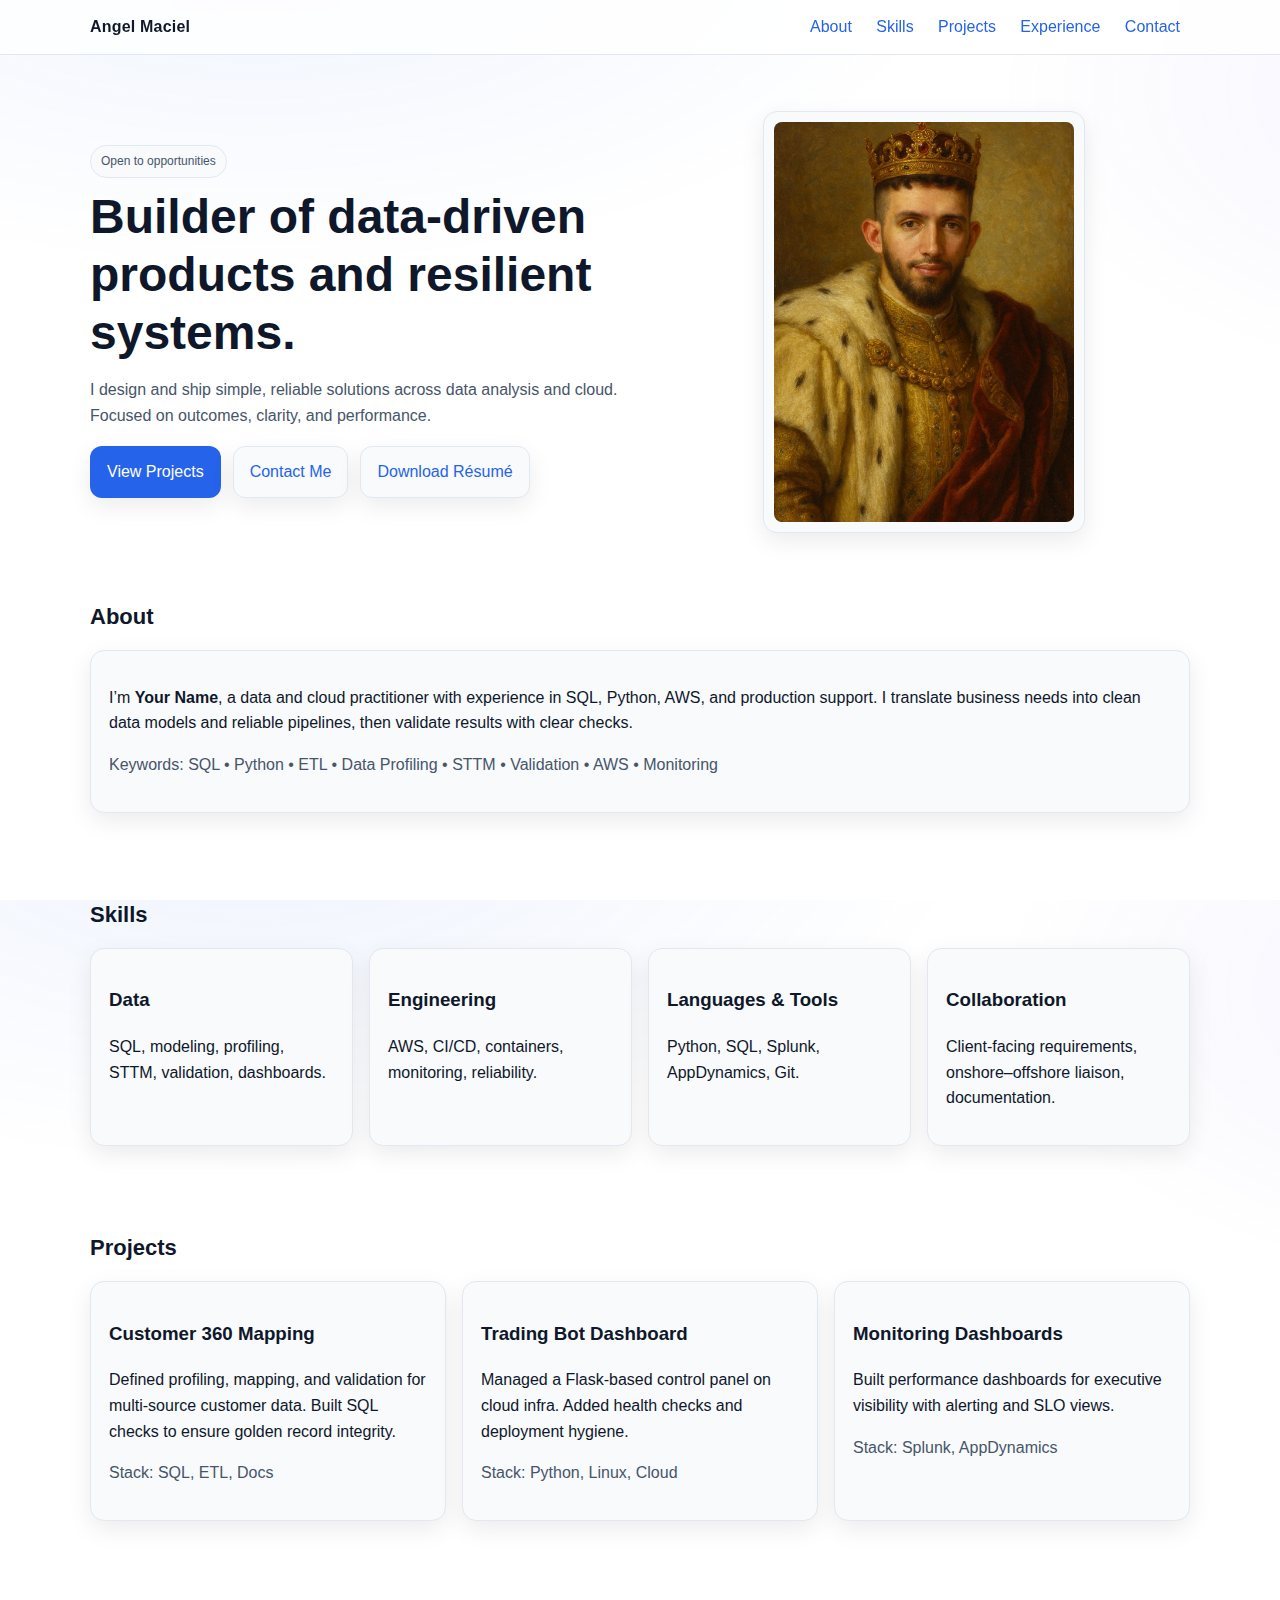
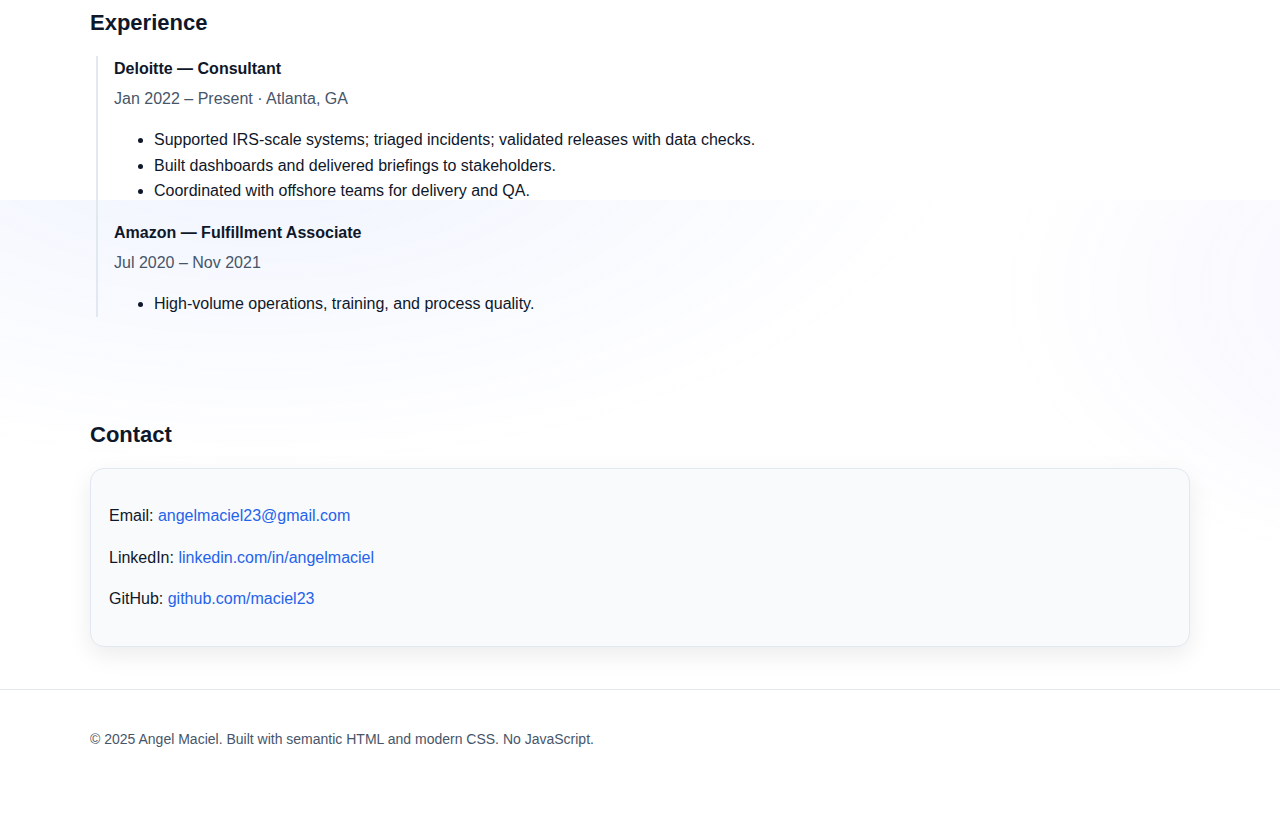
<file: Index.html>
<!DOCTYPE html>
<html lang="en">
    <link rel="stylesheet" href="styles.css" />
  <head>
    <meta charset="utf-8" />
    <meta name="viewport" content="width=device-width, initial-scale=1" />
    <meta
      name="description"
      content="Portfolio website for Angel Maciel. Skills, projects, experience, and contact info."
    />
    <meta property="og:title" content="Angel Maciel — Portfolio" />
    <meta
      property="og:description"
      content="Skills • Projects • Experience • Contact"
    />
    <meta name="color-scheme" content="light dark" />
    <title>Angel Maciel — Portfolio</title>
    <style>
     
    </style>
  </head>
  <body>
    <a class="skip-link" href="#main">Skip to content</a>
    <header>
      <div class="container nav" role="navigation" aria-label="Primary">
        <div class="brand">Angel Maciel</div>
        <nav>
          <a href="#about">About</a>
          <a href="#skills">Skills</a>
          <a href="#projects">Projects</a>
          <a href="#experience">Experience</a>
          <a href="#contact">Contact</a>
        </nav>
      </div>
    </header>

    <main id="main" class="container" tabindex="-1">
      <!-- ======= Hero ======= -->
      <section class="hero" aria-label="Intro">
        <div>
          <span class="tag">Open to opportunities</span>
          <h1 class="title">
            Builder of data-driven products and resilient systems.
          </h1>
          <p class="subtitle">
            I design and ship simple, reliable solutions across data analysis
            and cloud. Focused on outcomes, clarity, and performance.
          </p>
          <div class="cta-row">
            <a class="btn primary" href="#projects">View Projects</a>
            <a class="btn" href="#contact">Contact Me</a>
            <!-- Replace with your resume PDF -->
            <a class="btn" href="resume.pdf" download>Download Résumé</a>
          </div>
        </div>
        <aside class="headshot" aria-label="Profile image placeholder">
          <img src="/assets/images/my-king-photo.jpeg" alt="Portrait of Angel Maciel" />

        </aside>
      </section>

      <!-- ======= About ======= -->
      <section id="about" aria-labelledby="about-title">
        <h2 class="section-title" id="about-title">About</h2>
        <div class="card">
          <p>
            I’m <strong>Your Name</strong>, a data and cloud practitioner with
            experience in SQL, Python, AWS, and production support. I translate
            business needs into clean data models and reliable pipelines, then
            validate results with clear checks.
          </p>
          <p class="muted">
            Keywords: SQL • Python • ETL • Data Profiling • STTM • Validation •
            AWS • Monitoring
          </p>
        </div>
      </section>

      <!-- ======= Skills ======= -->
      <section id="skills" aria-labelledby="skills-title">
        <h2 class="section-title" id="skills-title">Skills</h2>
        <div class="grid cards">
          <article class="card">
            <h3>Data</h3>
            <p>SQL, modeling, profiling, STTM, validation, dashboards.</p>
          </article>
          <article class="card">
            <h3>Engineering</h3>
            <p>AWS, CI/CD, containers, monitoring, reliability.</p>
          </article>
          <article class="card">
            <h3>Languages & Tools</h3>
            <p>Python, SQL, Splunk, AppDynamics, Git.</p>
          </article>
          <article class="card">
            <h3>Collaboration</h3>
            <p>
              Client-facing requirements, onshore–offshore liaison,
              documentation.
            </p>
          </article>
        </div>
      </section>

      <!-- ======= Projects ======= -->
      <section id="projects" aria-labelledby="projects-title">
        <h2 class="section-title" id="projects-title">Projects</h2>
        <div class="grid cards">
          <article class="card">
            <h3>Customer 360 Mapping</h3>
            <p>
              Defined profiling, mapping, and validation for multi-source
              customer data. Built SQL checks to ensure golden record integrity.
            </p>
            <p class="muted">Stack: SQL, ETL, Docs</p>
          </article>
          <article class="card">
            <h3>Trading Bot Dashboard</h3>
            <p>
              Managed a Flask-based control panel on cloud infra. Added health
              checks and deployment hygiene.
            </p>
            <p class="muted">Stack: Python, Linux, Cloud</p>
          </article>
          <article class="card">
            <h3>Monitoring Dashboards</h3>
            <p>
              Built performance dashboards for executive visibility with
              alerting and SLO views.
            </p>
            <p class="muted">Stack: Splunk, AppDynamics</p>
          </article>
        </div>
      </section>

      <!-- ======= Experience ======= -->
      <section id="experience" aria-labelledby="exp-title">
        <h2 class="section-title" id="exp-title">Experience</h2>
        <div class="timeline">
          <div class="item">
            <h4>Deloitte — Consultant</h4>
            <div class="muted">Jan 2022 – Present · Atlanta, GA</div>
            <ul>
              <li>
                Supported IRS-scale systems; triaged incidents; validated
                releases with data checks.
              </li>
              <li>Built dashboards and delivered briefings to stakeholders.</li>
              <li>Coordinated with offshore teams for delivery and QA.</li>
            </ul>
          </div>
          <div class="item">
            <h4>Amazon — Fulfillment Associate</h4>
            <div class="muted">Jul 2020 – Nov 2021</div>
            <ul>
              <li>High-volume operations, training, and process quality.</li>
            </ul>
          </div>
        </div>
      </section>

      <!-- ======= Contact ======= -->
      <section id="contact" aria-labelledby="contact-title">
        <h2 class="section-title" id="contact-title">Contact</h2>
        <div class="card">
          <p>Email: <a href="mailto:you@email.com">angelmaciel23@gmail.com</a></p>
          <p>
            LinkedIn:
            <a href="https://www.linkedin.com/in/angelmaciel/"
              >linkedin.com/in/angelmaciel</a
            >
          </p>
          <p>
            GitHub:
            <a href="https://github.com/maciel23">github.com/maciel23</a>
          </p>
        </div>
      </section>
    </main>

    <footer>
      <div class="container">
        <p>
          © <span id="year">2025</span> Angel Maciel. Built with semantic HTML and
          modern CSS. No JavaScript.
        </p>
      </div>
    </footer>
  </body>
</html>
</file>
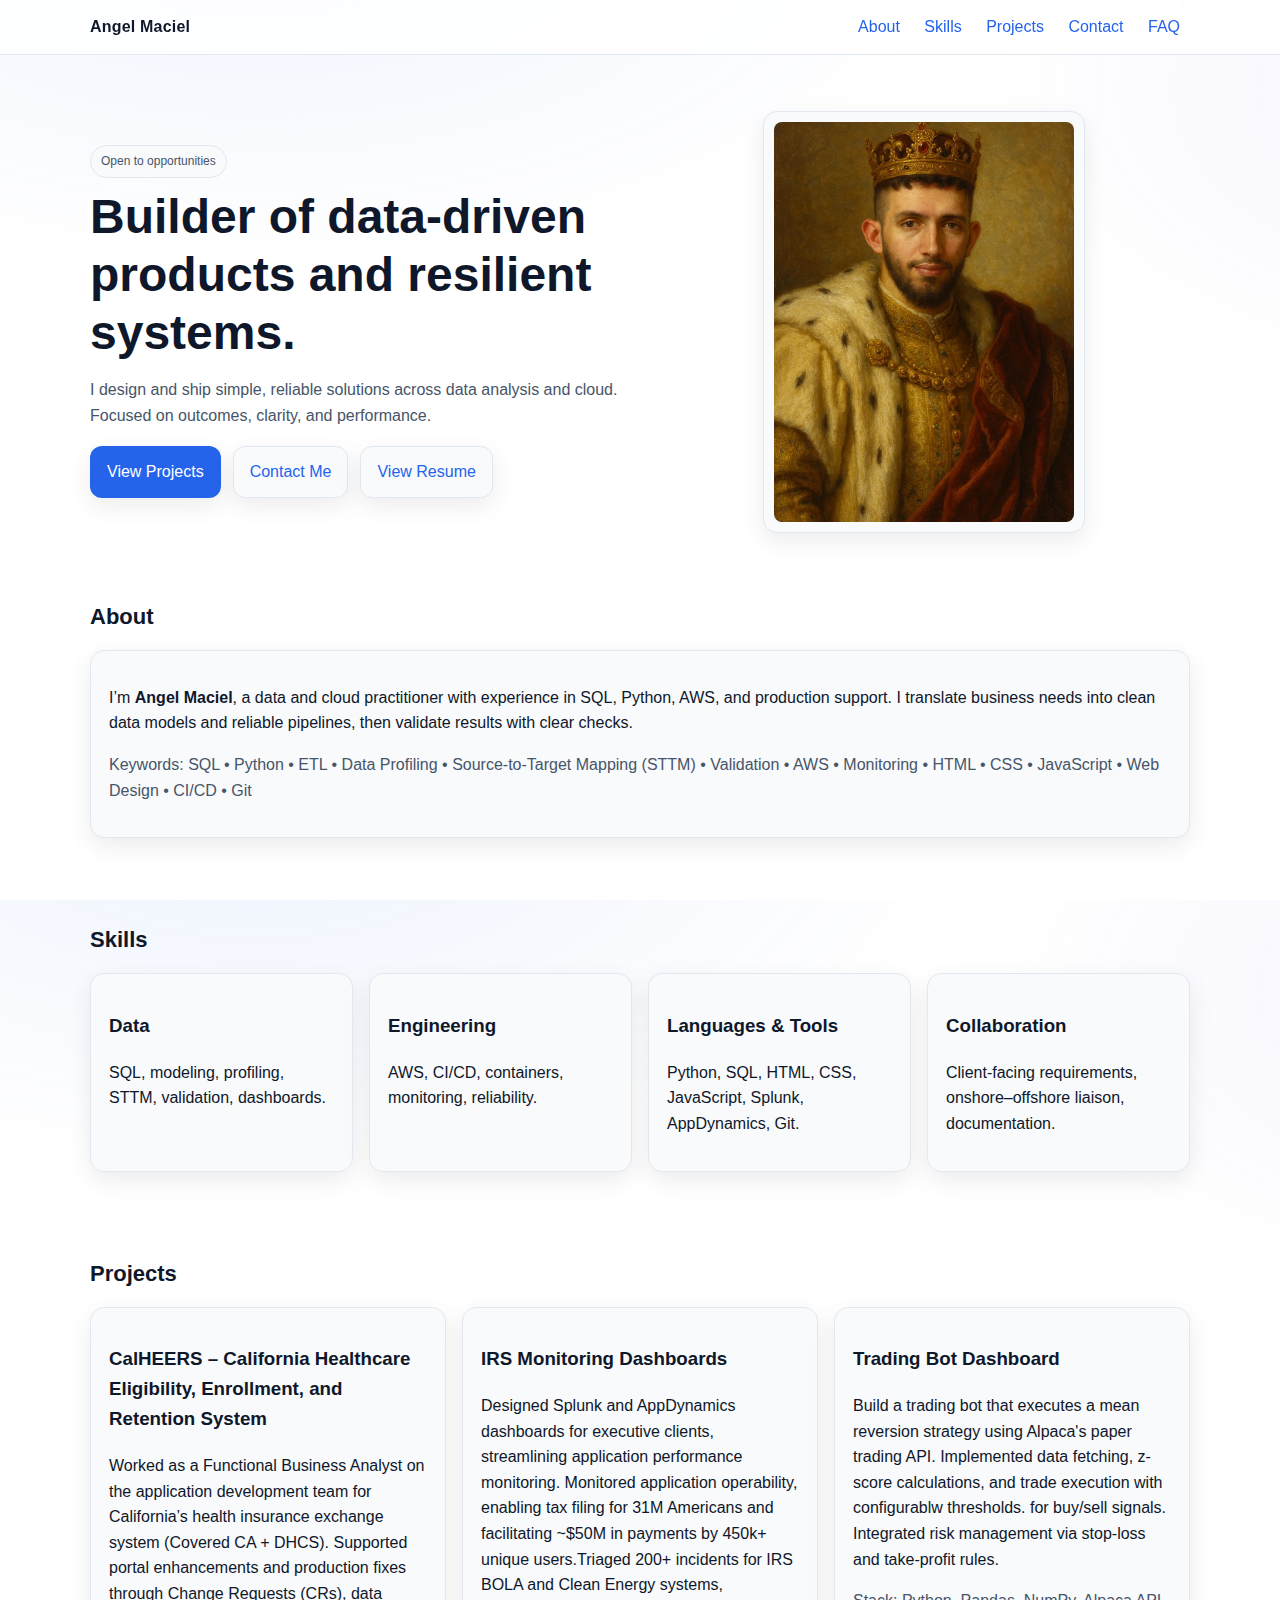
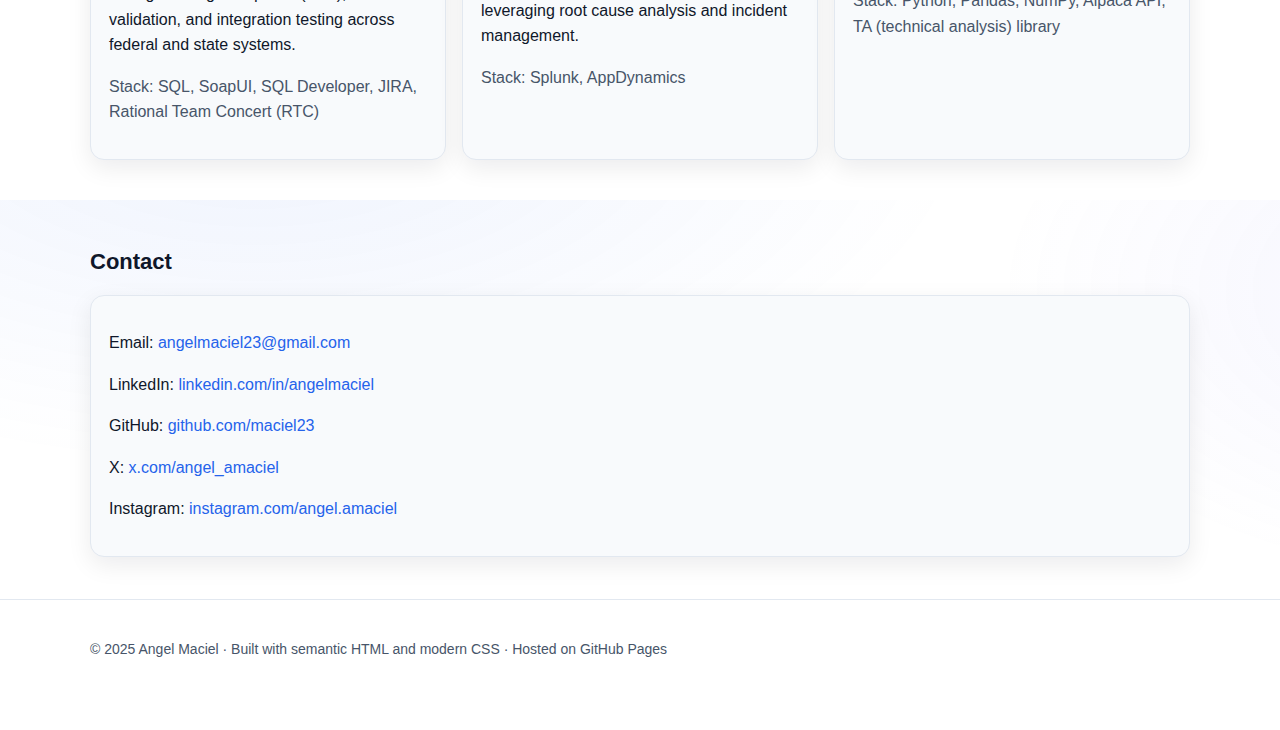
<file: index.html>
<!DOCTYPE html>
<html lang="en">
  <head>
    <meta charset="utf-8" />
    <meta name="viewport" content="width=device-width, initial-scale=1" />
    <meta
      name="description"
      content="Portfolio website for Angel Maciel. Skills, projects, experience, and contact info."
    />
    <meta property="og:title" content="Angel Maciel — Portfolio" />
    <meta
      property="og:description"
      content="Skills • Projects • Contact"
    />
    <meta name="color-scheme" content="light dark" />
    <title>Angel Maciel — Portfolio</title>
    <link rel="stylesheet" href="styles.css" />
    <style></style>
  </head>
  <body>
    <a class="skip-link" href="#main">Skip to content</a>
    <header>
      <div class="container nav" role="navigation" aria-label="Primary">
        <div class="brand">Angel Maciel</div>
        <nav>
          <a href="#about">About</a>
          <a href="#skills">Skills</a>
          <a href="#projects">Projects</a>
          <a href="#contact">Contact</a>
          <a href="faq.html">FAQ</a>
        </nav>
      </div>
    </header>

    <main id="main" class="container" tabindex="-1">
      <!-- ======= Hero ======= -->
      <section class="hero" aria-label="Intro">
        <div>
          <span class="tag">Open to opportunities</span>
          <h1 class="title">
            Builder of data-driven products and resilient systems.
          </h1>
          <p class="subtitle">
            I design and ship simple, reliable solutions across data analysis
            and cloud. Focused on outcomes, clarity, and performance.
          </p>
          <div class="cta-row">
            <a class="btn primary" href="#projects">View Projects</a>
            <a class="btn" href="#contact">Contact Me</a>
            <!-- Resume PDF -->
            <a class="btn" href="assets/angel-maciel-resume.pdf" target="_blank"
              >View Resume</a
            >
          </div>
        </div>
        <aside class="headshot" aria-label="Profile image placeholder">
          <img
            src="assets/images/my-king-photo.jpeg"
            alt="Portrait of Angel Maciel"
          />
        </aside>
      </section>

      <!-- ======= About ======= -->
      <section id="about" aria-labelledby="about-title">
        <h2 class="section-title" id="about-title">About</h2>
        <div class="card">
          <p>
            I’m <strong>Angel Maciel</strong>, a data and cloud practitioner
            with experience in SQL, Python, AWS, and production support. I
            translate business needs into clean data models and reliable
            pipelines, then validate results with clear checks.
          </p>
          <p class="muted">
            Keywords: SQL • Python • ETL • Data Profiling • Source-to-Target
            Mapping (STTM) • Validation • AWS • Monitoring • HTML • CSS •
            JavaScript • Web Design • CI/CD • Git
          </p>
        </div>
      </section>

      <!-- ======= Skills ======= -->
      <section id="skills" aria-labelledby="skills-title">
        <h2 class="section-title" id="skills-title">Skills</h2>
        <div class="grid cards">
          <article class="card">
            <h3>Data</h3>
            <p>SQL, modeling, profiling, STTM, validation, dashboards.</p>
          </article>
          <article class="card">
            <h3>Engineering</h3>
            <p>AWS, CI/CD, containers, monitoring, reliability.</p>
          </article>
          <article class="card">
            <h3>Languages & Tools</h3>
            <p>Python, SQL, HTML, CSS, JavaScript, Splunk, AppDynamics, Git.</p>
          </article>
          <article class="card">
            <h3>Collaboration</h3>
            <p>
              Client-facing requirements, onshore–offshore liaison,
              documentation.
            </p>
          </article>
        </div>
      </section>

      <!-- ======= Projects ======= -->
      <section id="projects" aria-labelledby="projects-title">
        <h2 class="section-title" id="projects-title">Projects</h2>
        <div class="grid cards">
          <article class="card">
            <h3>
              CalHEERS – California Healthcare Eligibility, Enrollment, and
              Retention System
            </h3>
            <p>
              Worked as a Functional Business Analyst on the application
              development team for California’s health insurance exchange system
              (Covered CA + DHCS). Supported portal enhancements and production
              fixes through Change Requests (CRs), data validation, and
              integration testing across federal and state systems.
            </p>
            <p class="muted">
              Stack: SQL, SoapUI, SQL Developer, JIRA, Rational Team Concert
              (RTC)
            </p>
          </article>
          <article class="card">
            <h3>IRS Monitoring Dashboards</h3>
            <p>
              Designed Splunk and AppDynamics dashboards for executive clients,
              streamlining application performance monitoring. Monitored
              application operability, enabling tax filing for 31M Americans and
              facilitating ~$50M in payments by 450k+ unique users.Triaged 200+
              incidents for IRS BOLA and Clean Energy systems, leveraging root
              cause analysis and incident management.
            </p>
            <p class="muted">Stack: Splunk, AppDynamics</p>
          </article>
          <article class="card">
            <h3>Trading Bot Dashboard</h3>
            <p>
              Build a trading bot that executes a mean reversion strategy using
              Alpaca's paper trading API. Implemented data fetching, z-score
              calculations, and trade execution with configurablw thresholds.
              for buy/sell signals. Integrated risk management via stop-loss and
              take-profit rules.
            </p>
            <p class="muted">
              Stack: Python, Pandas, NumPy, Alpaca API, TA (technical analysis)
              library
            </p>
          </article>
        </div>
      </section>

      <!-- ======= Experience ======= 
      <section id="experience" aria-labelledby="exp-title">
        <h2 class="section-title" id="exp-title">Experience</h2>
        <div class="timeline">
          <div class="item">
            <h4>Deloitte — Consultant</h4>
            <div class="muted">Jan 2022 – Present · Atlanta, GA</div>
            <ul>
              <li>
                Supported IRS-scale systems; triaged incidents; validated
                releases with data checks.
              </li>
              <li>Built dashboards and delivered briefings to stakeholders.</li>
              <li>Coordinated with offshore teams for delivery and QA.</li>
            </ul>
          </div>
          <div class="item">
            <h4>Amazon — Fulfillment Associate</h4>
            <div class="muted">Jul 2020 – Nov 2021</div>
            <ul>
              <li>High-volume operations, training, and process quality.</li>
            </ul>
          </div>
        </div>
      </section>
      -->
      <!-- ======= Contact ======= -->
      <section id="contact" aria-labelledby="contact-title">
        <h2 class="section-title" id="contact-title">Contact</h2>
        <div class="card">
          <p>
            Email:
            <a href="mailto:angelmaciel23@gmail.com">angelmaciel23@gmail.com</a>
          </p>
          <p>
            LinkedIn:
            <a href="https://www.linkedin.com/in/angelmaciel/"
              >linkedin.com/in/angelmaciel</a
            >
          </p>
          <p>
            GitHub:
            <a href="https://github.com/maciel23">github.com/maciel23</a>
          </p>
          <p>
            X:
            <a href="https://x.com/angel_amaciel">x.com/angel_amaciel</a>
          </p>
          <p>
            Instagram:
            <a href="https://www.instagram.com/angel.amaciel/"
              >instagram.com/angel.amaciel</a
            >
          </p>
        </div>
      </section>
    </main>

    <footer>
      <div class="container">
        <p>
          © <span id="year">2025</span> Angel Maciel · Built with semantic HTML and modern CSS · Hosted on GitHub Pages
        </p>
      </div>
    </footer>
  </body>
</html>
</file>
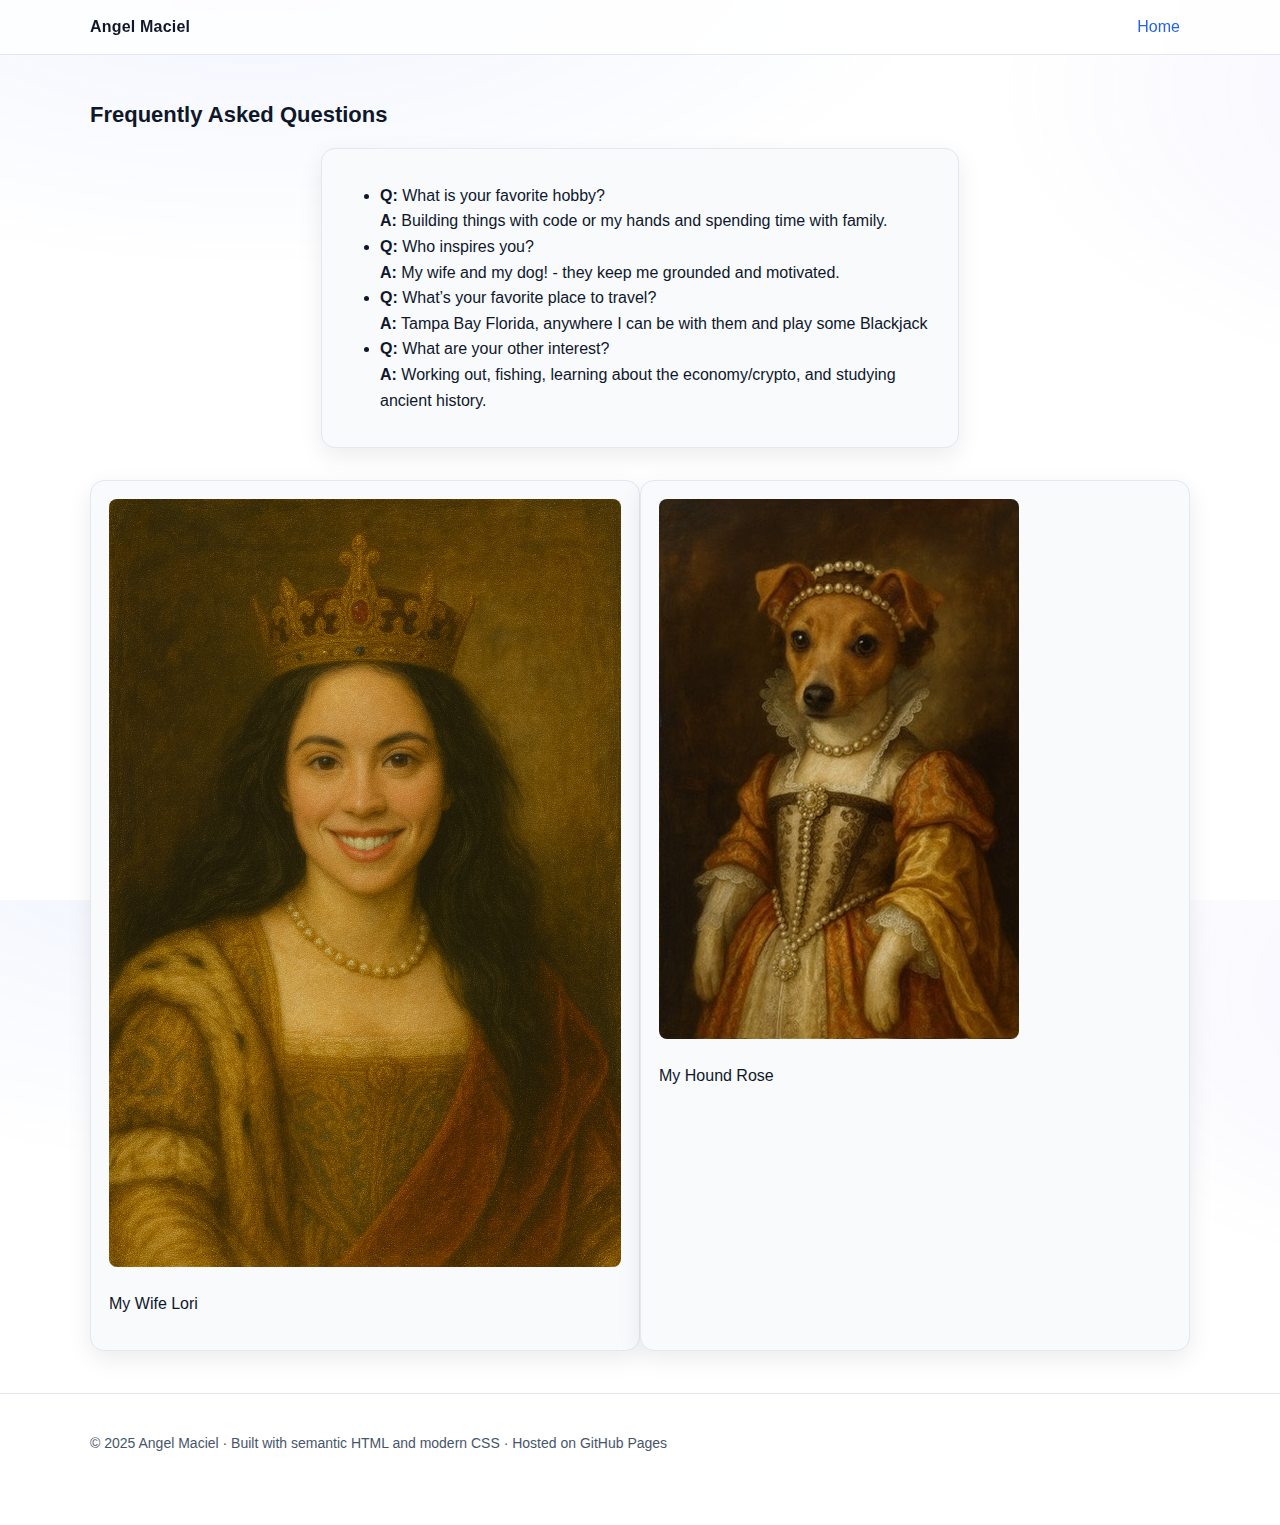
<file: faq.html>
<!DOCTYPE html>
<html lang="en">
  <head>
    <meta charset="utf-8" />
    <meta name="viewport" content="width=device-width, initial-scale=1" />
    <meta name="description" content="FAQ" />
    <meta property="og:title" content="Angel Maciel — FAQ" />
    <meta property="og:description" content="FAQ" />
    <meta name="color-scheme" content="light dark" />
    <title>Angel Maciel — FAQ</title>
    <link rel="stylesheet" href="styles.css" />
  </head>
  <body>
    <a class="skip-link" href="#main">Skip to content</a>
    <header>
      <div class="container nav" role="navigation" aria-label="Primary">
        <div class="brand">Angel Maciel</div>
        <nav>
          <a href="index.html">Home</a>
        </nav>
      </div>
    </header>
    <main id="main" class="container" tabindex="-1">
      <section>
        <h1 class="section-title">Frequently Asked Questions</h1>
        <div class="card" style="max-width: 600px; margin: 0 auto;">
          <ul>
            <li><strong>Q:</strong> What is your favorite hobby?<br><strong>A:</strong> Building things with code or my hands and spending time with family.</li>
            <li><strong>Q:</strong> Who inspires you?<br><strong>A:</strong> My wife and my dog! - they keep me grounded and motivated.</li>
            <li><strong>Q:</strong> What’s your favorite place to travel?<br><strong>A:</strong> Tampa Bay Florida, anywhere I can be with them and play some Blackjack</li>
            <li><strong>Q:</strong> What are your other interest?<br><strong>A:</strong> Working out, fishing, learning about the economy/crypto, and studying ancient history.</li>
          </ul>
        </div>
        <div class="grid" style="margin-top: 2rem; grid-template-columns: 1fr 1fr; gap: 0;">
          <div class="card image-card">
            <img src="assets/images/my-wife.jpg" alt="My Wife Lori" />
            <p>My Wife Lori</p>
          </div>
          <div class="card image-card">
            <img src="assets/images/my-dog.jpg" alt="My Hound Rose" />
            <p>My Hound Rose</p>
          </div>
        </div>
      </section>
    </main>
    <footer>
      <div class="container">
        <p>
          © <span id="year">2025</span> Angel Maciel · Built with semantic HTML and modern CSS · Hosted on GitHub Pages
        </p>
      </div>
    </footer>
  </body>
</html>
</file>
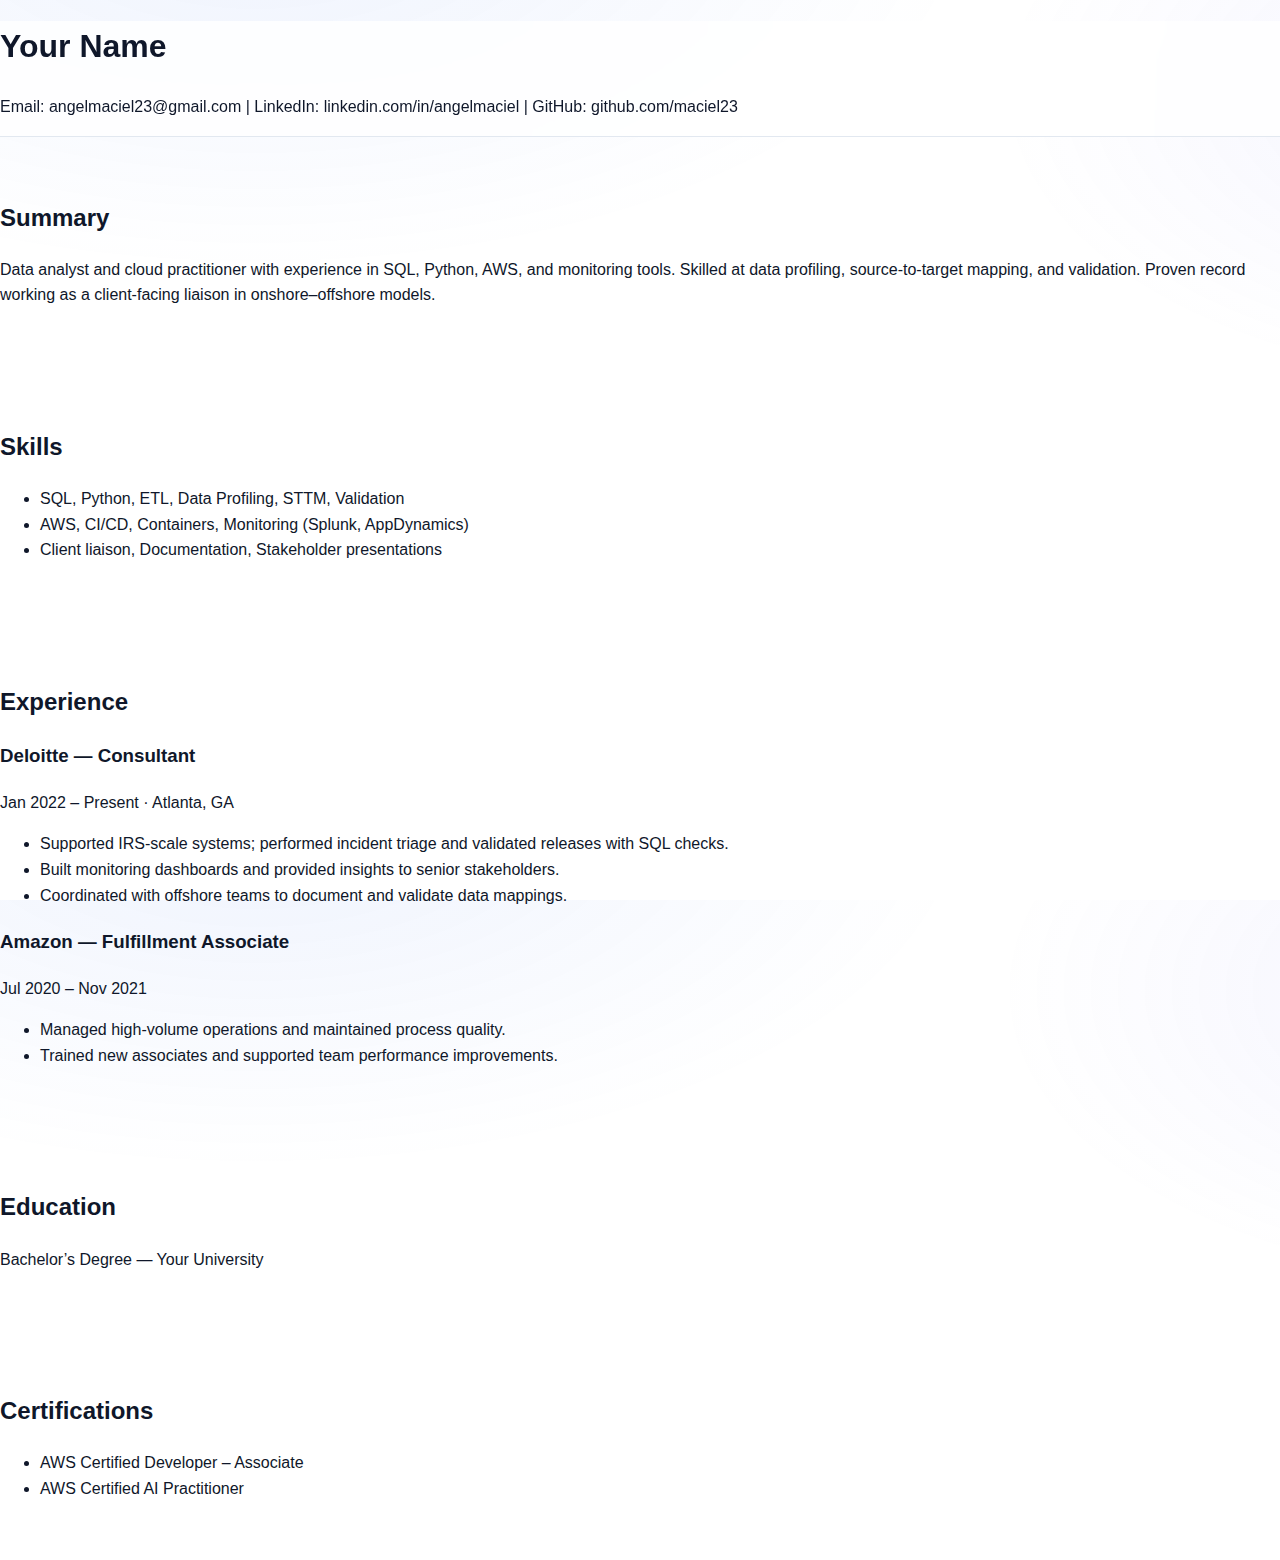
<file: resume.html>
<!DOCTYPE html>
<html lang="en">
  <head>
    <meta charset="utf-8" />
    <meta name="viewport" content="width=device-width, initial-scale=1" />
    <title>Your Name — Resume</title>
    <style></style>
  </head>
  <link rel="stylesheet" href="styles.css" />
  <body class="resume">
    <header>
      <h1>Your Name</h1>
      <p>
        Email: angelmaciel23@gmail.com | LinkedIn: linkedin.com/in/angelmaciel |
        GitHub: github.com/maciel23
      </p>
    </header>

    <section class="section">
      <h2>Summary</h2>
      <p>
        Data analyst and cloud practitioner with experience in SQL, Python, AWS,
        and monitoring tools. Skilled at data profiling, source-to-target
        mapping, and validation. Proven record working as a client-facing
        liaison in onshore–offshore models.
      </p>
    </section>

    <section class="section">
      <h2>Skills</h2>
      <ul>
        <li>SQL, Python, ETL, Data Profiling, STTM, Validation</li>
        <li>AWS, CI/CD, Containers, Monitoring (Splunk, AppDynamics)</li>
        <li>Client liaison, Documentation, Stakeholder presentations</li>
      </ul>
    </section>

    <section class="section">
      <h2>Experience</h2>
      <div class="job">
        <h3>Deloitte — Consultant</h3>
        <div class="meta">Jan 2022 – Present · Atlanta, GA</div>
        <ul>
          <li>
            Supported IRS-scale systems; performed incident triage and validated
            releases with SQL checks.
          </li>
          <li>
            Built monitoring dashboards and provided insights to senior
            stakeholders.
          </li>
          <li>
            Coordinated with offshore teams to document and validate data
            mappings.
          </li>
        </ul>
      </div>
      <div class="job">
        <h3>Amazon — Fulfillment Associate</h3>
        <div class="meta">Jul 2020 – Nov 2021</div>
        <ul>
          <li>
            Managed high-volume operations and maintained process quality.
          </li>
          <li>
            Trained new associates and supported team performance improvements.
          </li>
        </ul>
      </div>
    </section>

    <section class="section">
      <h2>Education</h2>
      <p>Bachelor’s Degree — Your University</p>
    </section>

    <section class="section">
      <h2>Certifications</h2>
      <ul>
        <li>AWS Certified Developer – Associate</li>
        <li>AWS Certified AI Practitioner</li>
      </ul>
    </section>
  </body>
</html>
</file>
<file: styles.css>
/* ======= Design tokens ======= */
:root {
  --bg: #ffffff;
  --text: #0f172a; /* slate-900 */
  --muted: #475569; /* slate-600 */
  --accent: #2563eb; /* blue-600 */
  --card: #f8fafc; /* slate-50 */
  --border: #e2e8f0; /* slate-200 */
  --radius: 14px;
  --shadow: 0 8px 24px rgba(2, 6, 23, 0.08);
  --mono: ui-monospace, SFMono-Regular, Menlo, Monaco, Consolas,
    "Liberation Mono", "Courier New", monospace;
  --sans: -apple-system, BlinkMacSystemFont, "Segoe UI", Roboto, Oxygen,
    Ubuntu, Cantarell, "Helvetica Neue", Arial, "Apple Color Emoji",
    "Segoe UI Emoji";
}
/*
@media (prefers-color-scheme: dark) {
  :root {
    --bg: #0b1020;
    --text: #e5e7eb;
    --muted: #9aa4b2;
    --accent: #60a5fa;
    --card: #0f172a;
    --border: #1f2937;
    --shadow: 0 10px 30px rgba(0, 0, 0, 0.35);
  }
}
*/
@media (prefers-color-scheme: dark) {
  :root {
    --bg: #121212;        /* deep dark */
    --text: #f1f5f9;      /* light gray text */
    --muted: #94a3b8;     /* slate gray */
    --accent: #06b6d4;    /* teal/cyan */
    --card: #1e1e1e;      /* slightly lighter dark */
    --border: #2d2d2d;
    --shadow: 0 10px 30px rgba(0, 0, 0, 0.6);
  }
}

/* ======= Base ======= */
html,
body {
  height: 100%;
}
body {
  margin: 0;
  font-family: var(--sans);
  color: var(--text);
  background: radial-gradient(
      1200px 600px at 20% -10%,
      rgba(37, 99, 235, 0.08),
      transparent 60%
    ),
    radial-gradient(
      900px 500px at 120% 10%,
      rgba(99, 102, 241, 0.08),
      transparent 60%
    ),
    var(--bg);
  line-height: 1.6;
}
a {
  color: var(--accent);
  text-decoration: none;
}
a:hover {
  text-decoration: underline;
}
img {
  max-width: 100%;
  height: auto;
  border-radius: calc(var(--radius) - 6px);
}
code, pre {
  font-family: var(--mono);
}

.container {
  width: min(1100px, 92%);
  margin: 0 auto;
}

/* ======= Skip link ======= */
.skip-link {
  position: absolute;
  left: -999px;
  top: 0;
  padding: 8px 12px;
  background: var(--accent);
  color: white;
  border-radius: 8px;
}
.skip-link:focus {
  left: 12px;
  top: 12px;
  z-index: 1000;
}

/* ======= Header / Nav ======= */
header {
  position: sticky;
  top: 0;
  backdrop-filter: blur(10px);
  background: color-mix(in oklab, var(--bg) 80%, transparent);
  border-bottom: 1px solid var(--border);
  z-index: 100;
}
.nav {
  display: flex;
  align-items: center;
  justify-content: space-between;
  gap: 16px;
  padding: 14px 0;
}
.brand {
  font-weight: 800;
  letter-spacing: 0.2px;
}
.nav a {
  padding: 8px 10px;
  border-radius: 8px;
}
.nav a:focus-visible {
  outline: 2px solid var(--accent);
  outline-offset: 2px;
}

/* ======= Hero ======= */
.hero {
  display: grid;
  grid-template-columns: 1.2fr 0.8fr;
  gap: 32px;
  align-items: center;
  padding: 56px 0 24px;
}
.tag {
  display: inline-block;
  font-size: 12px;
  color: var(--muted);
  background: var(--card);
  border: 1px solid var(--border);
  padding: 6px 10px;
  border-radius: 999px;
}
.title {
  font-size: clamp(28px, 4.2vw, 48px);
  line-height: 1.2;
  margin: 10px 0 12px;
}
.subtitle {
  color: var(--muted);
  max-width: 60ch;
}
.cta-row {
  display: flex;
  gap: 12px;
  margin-top: 18px;
  flex-wrap: wrap;
}
.btn {
  display: inline-block;
  padding: 12px 16px;
  border-radius: 12px;
  border: 1px solid var(--border);
  background: var(--card);
  box-shadow: var(--shadow);
}
.btn.primary {
  background: var(--accent);
  color: white;
  border-color: transparent;
}

.headshot {
  border: 1px solid var(--border);
  background: var(--card);
  padding: 10px;
  border-radius: var(--radius);
  box-shadow: var(--shadow);
  width: 300px;    /* fixed box size */
  height: 400px;   /* square */
  display: flex;
  justify-content: center;
  align-items: center;
}

.headshot img {
  width: 100%;
  height: 100%;
  object-fit: cover;  /* fills box, crops edges if needed */

}

/* ======= Sections ======= */
section {
  padding: 42px 0;
}
.section-title {
  font-size: 22px;
  margin: 0 0 16px;
}
.grid {
  display: grid;
  gap: 16px;
}
.grid.cards {
  grid-template-columns: repeat(auto-fit, minmax(260px, 1fr));
}
.card {
  background: var(--card);
  border: 1px solid var(--border);
  border-radius: var(--radius);
  padding: 18px;
  box-shadow: var(--shadow);
}
.muted {
  color: var(--muted);
}

/* ======= Timeline ======= */
.timeline {
  border-left: 2px solid var(--border);
  padding-left: 16px;
  margin-left: 6px;
}
.timeline .item {
  margin: 16px 0;
}
.timeline .item h4 {
  margin: 0 0 4px;
}

/* ======= Footer ======= */
footer {
  border-top: 1px solid var(--border);
  padding: 24px 0 56px;
  font-size: 14px;
  color: var(--muted);
}

/* ======= Responsive ======= */
@media (max-width: 900px) {
  .hero {
    grid-template-columns: 1fr;
  }
}

/* ======= Print ======= */
@media print {
  header,
  .cta-row,
  .headshot {
    display: none !important;
  }
  body {
    background: white;
  }
  section {
    padding: 16px 0;
  }
  .card {
    box-shadow: none;
  }
}
</file>
